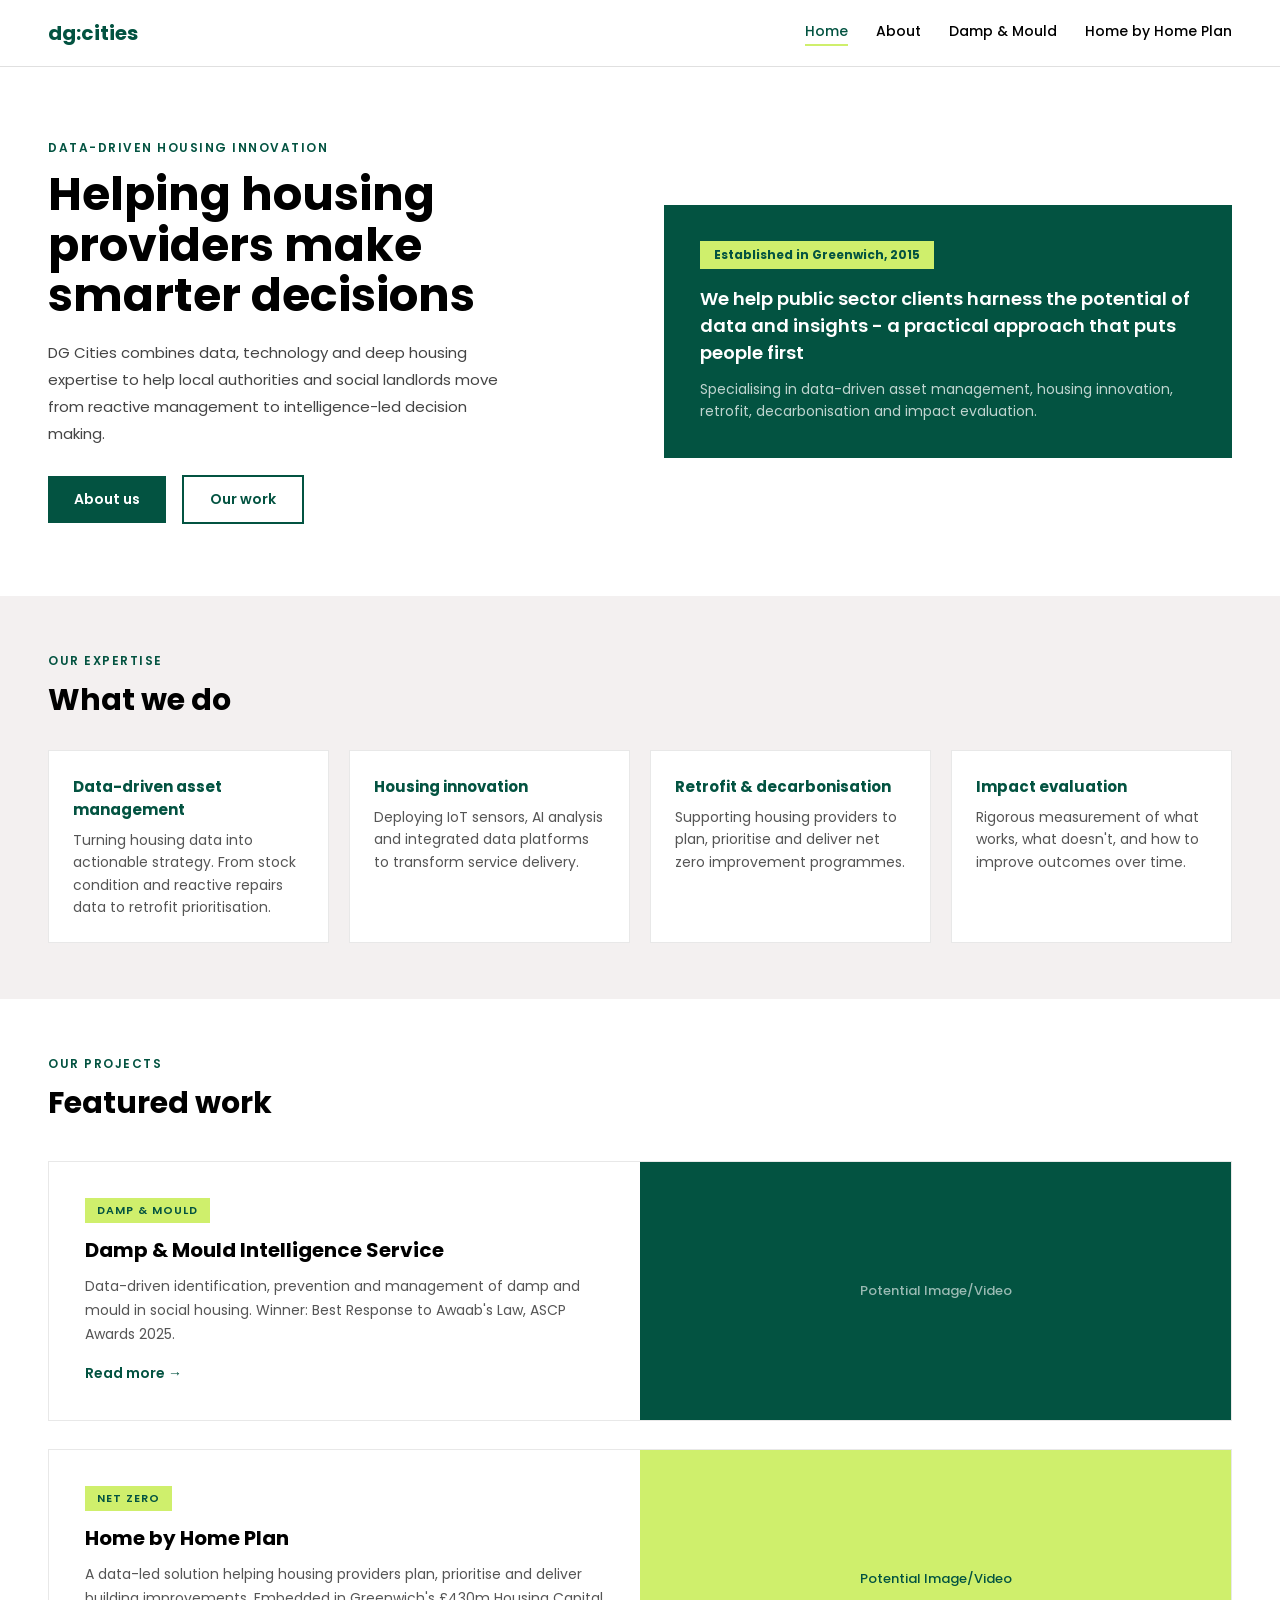
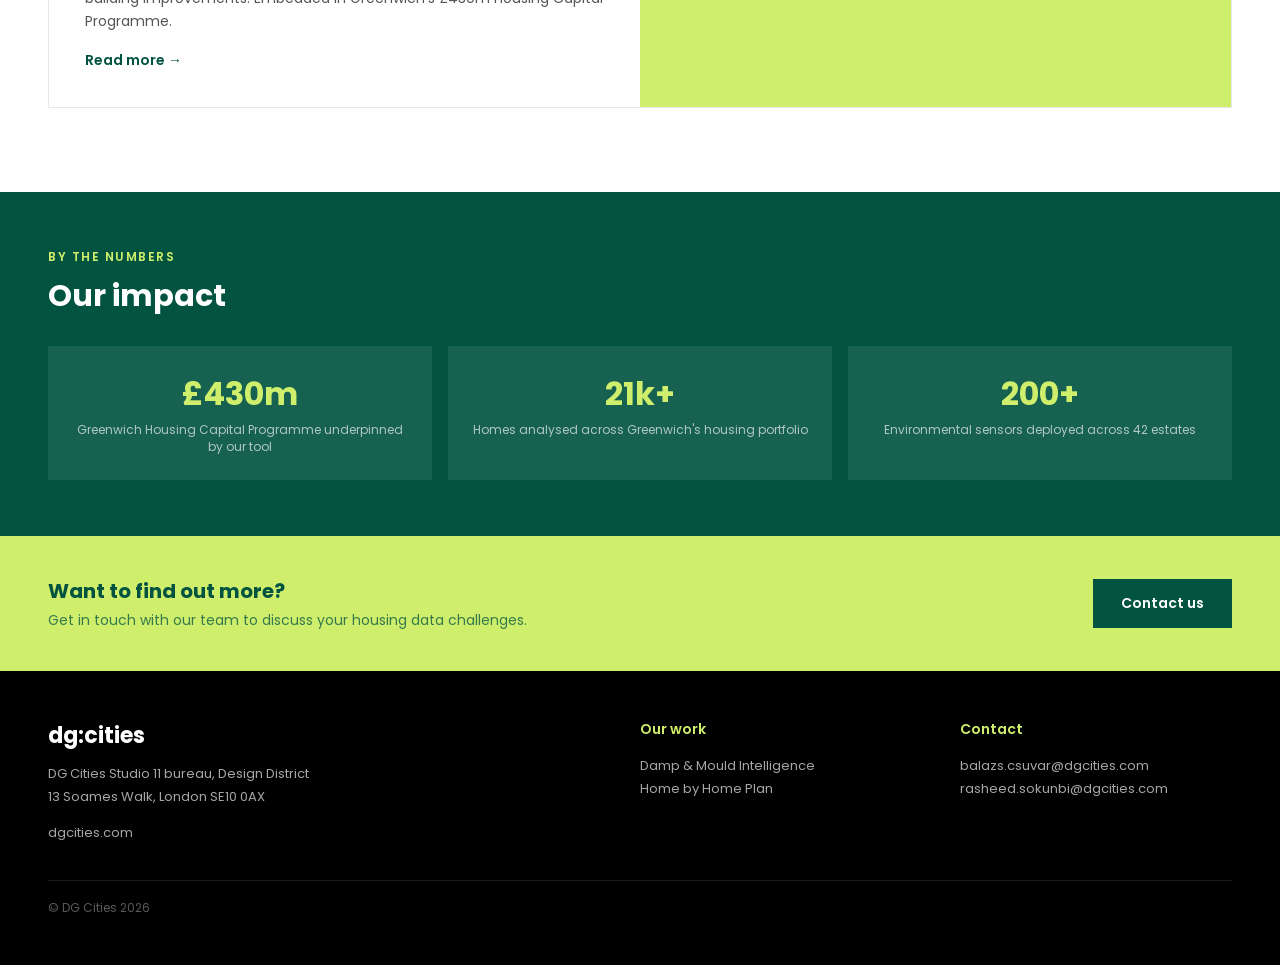
<file: index.html>
<!DOCTYPE html>
<html lang="en">
<head>
  <meta charset="UTF-8" />
  <meta name="viewport" content="width=device-width, initial-scale=1.0" />
  <title>DG Cities — Data-driven housing innovation</title>
  <link rel="stylesheet" href="style.css" />
</head>
<body>

<!-- ===================== NAVIGATION ===================== -->
<nav>
  <a class="nav-logo" href="index.html">dg:cities</a>
  <div class="nav-links">
    <a href="index.html" class="active">Home</a>
    <a href="about.html">About</a>
    <a href="damp-mould.html">Damp &amp; Mould</a>
    <a href="home-by-home.html">Home by Home Plan</a>
  </div>
</nav>

<!-- ===================== HERO ===================== -->
<div style="display:grid;grid-template-columns:1fr 1fr;align-items:center;padding:72px 48px;gap:48px;min-height:440px;">
  <div>
    <div class="section-label">Data-driven housing innovation</div>
    <!-- EDIT: Main headline -->
    <h1 style="font-size:46px;font-weight:700;line-height:1.1;margin-bottom:18px;">
      Helping housing providers make smarter decisions
    </h1>
    <!-- EDIT: Hero paragraph -->
    <p class="body-text" style="max-width:460px;margin-bottom:28px;">
      DG Cities combines data, technology and deep housing expertise to help local authorities
      and social landlords move from reactive management to intelligence-led decision making.
    </p>
    <a class="btn-primary" href="about.html">About us</a>
    <a class="btn-outline" href="damp-mould.html">Our work</a>
  </div>
  <div class="hero-panel">
    <div class="hero-panel-badge">Established in Greenwich, 2015</div>
    <!-- EDIT: Hero panel text -->
    <h3>We help public sector clients harness the potential of data and insights - a practical approach that puts people first</h3>
    <p>Specialising in data-driven asset management, housing innovation, retrofit, decarbonisation and impact evaluation.</p>
  </div>
</div>

<!-- ===================== WHAT WE DO ===================== -->
<div class="section section-alt">
  <div class="section-label">Our expertise</div>
  <h2>What we do</h2>
  <div class="cards-grid">
    <!-- EDIT: Each card title and description -->
    <div class="card">
      <h3>Data-driven asset management</h3>
      <p>Turning housing data into actionable strategy. From stock condition and reactive repairs data to retrofit prioritisation.</p>
    </div>
    <div class="card">
      <h3>Housing innovation</h3>
      <p>Deploying IoT sensors, AI analysis and integrated data platforms to transform service delivery.</p>
    </div>
    <div class="card">
      <h3>Retrofit &amp; decarbonisation</h3>
      <p>Supporting housing providers to plan, prioritise and deliver net zero improvement programmes.</p>
    </div>
    <div class="card">
      <h3>Impact evaluation</h3>
      <p>Rigorous measurement of what works, what doesn't, and how to improve outcomes over time.</p>
    </div>
  </div>
</div>

<!-- ===================== FEATURED WORK ===================== -->
<div class="section">
  <div class="section-label">Our projects</div>
  <h2>Featured work</h2>
  <div class="mt-lg">
    <!-- Project card 1 -->
    <a class="project-card" href="damp-mould.html">
      <div class="project-card-content">
        <div class="project-tag tag-green">Damp &amp; Mould</div>
        <!-- EDIT: Project title and description -->
        <h3>Damp &amp; Mould Intelligence Service</h3>
        <p>Data-driven identification, prevention and management of damp and mould in social housing.
           Winner: Best Response to Awaab's Law, ASCP Awards 2025.</p>
        <span class="link-arrow">Read more →</span>
      </div>
      <div class="project-card-visual bg-green">
        <span class="vis-label" style="color:rgba(255,255,255,0.6);">
          Potential Image/Video
        </span>
      </div>
    </a>
    <!-- Project card 2 -->
    <a class="project-card" href="home-by-home.html">
      <div class="project-card-content">
        <div class="project-tag tag-green">Net Zero</div>
        <!-- EDIT: Project title and description -->
        <h3>Home by Home Plan</h3>
        <p>A data-led solution helping housing providers plan, prioritise and deliver building improvements.
           Embedded in Greenwich's £430m Housing Capital Programme.</p>
        <span class="link-arrow">Read more →</span>
      </div>
      <div class="project-card-visual bg-lime">
        <span class="vis-label" style="color:#035341;">
          Potential Image/Video
        </span>
      </div>
    </a>
  </div>
</div>

<!-- ===================== IMPACT STATS ===================== -->
<div class="section section-dark">
  <div class="section-label section-label-light">By the numbers</div>
  <h2>Our impact</h2>
  <!-- EDIT: Stats — change numbers and labels as needed -->
  <div class="stat-row">
    <div class="stat-box stat-box-dark">
      <div class="number">£430m</div>
      <div class="label">Greenwich Housing Capital Programme underpinned by our tool</div>
    </div>
    <div class="stat-box stat-box-dark">
      <div class="number">21k+</div>
      <div class="label">Homes analysed across Greenwich's housing portfolio</div>
    </div>
    <div class="stat-box stat-box-dark">
      <div class="number">200+</div>
      <div class="label">Environmental sensors deployed across 42 estates</div>
    </div>
  </div>
</div>

<!-- ===================== CTA ===================== -->
<div class="cta-strip">
  <div>
    <!-- EDIT: CTA headline and subtext -->
    <h3>Want to find out more?</h3>
    <p>Get in touch with our team to discuss your housing data challenges.</p>
  </div>
  <a class="btn-cta" href="https://www.dgcities.com/" target="_blank">Contact us</a>
</div>

<!-- ===================== FOOTER ===================== -->
<footer>
  <div class="footer-inner">
    <div>
      <span class="footer-logo">dg:cities</span>
      <!-- EDIT: Address -->
      <p>DG Cities Studio 11 bureau, Design District<br>13 Soames Walk, London SE10 0AX</p>
      <p class="mt-sm">dgcities.com</p>
    </div>
    <div>
      <h4>Our work</h4>
      <a href="damp-mould.html">Damp &amp; Mould Intelligence</a>
      <a href="home-by-home.html">Home by Home Plan</a>
    </div>
    <div>
      <h4>Contact</h4>
      <!-- EDIT: Email addresses -->
      <a href="mailto:balazs.csuvar@dgcities.com">balazs.csuvar@dgcities.com</a>
      <a href="mailto:rasheed.sokunbi@dgcities.com">rasheed.sokunbi@dgcities.com</a>
    </div>
  </div>
  <div class="footer-bottom">© DG Cities 2026</div>
</footer>

</body>
</html>
</file>
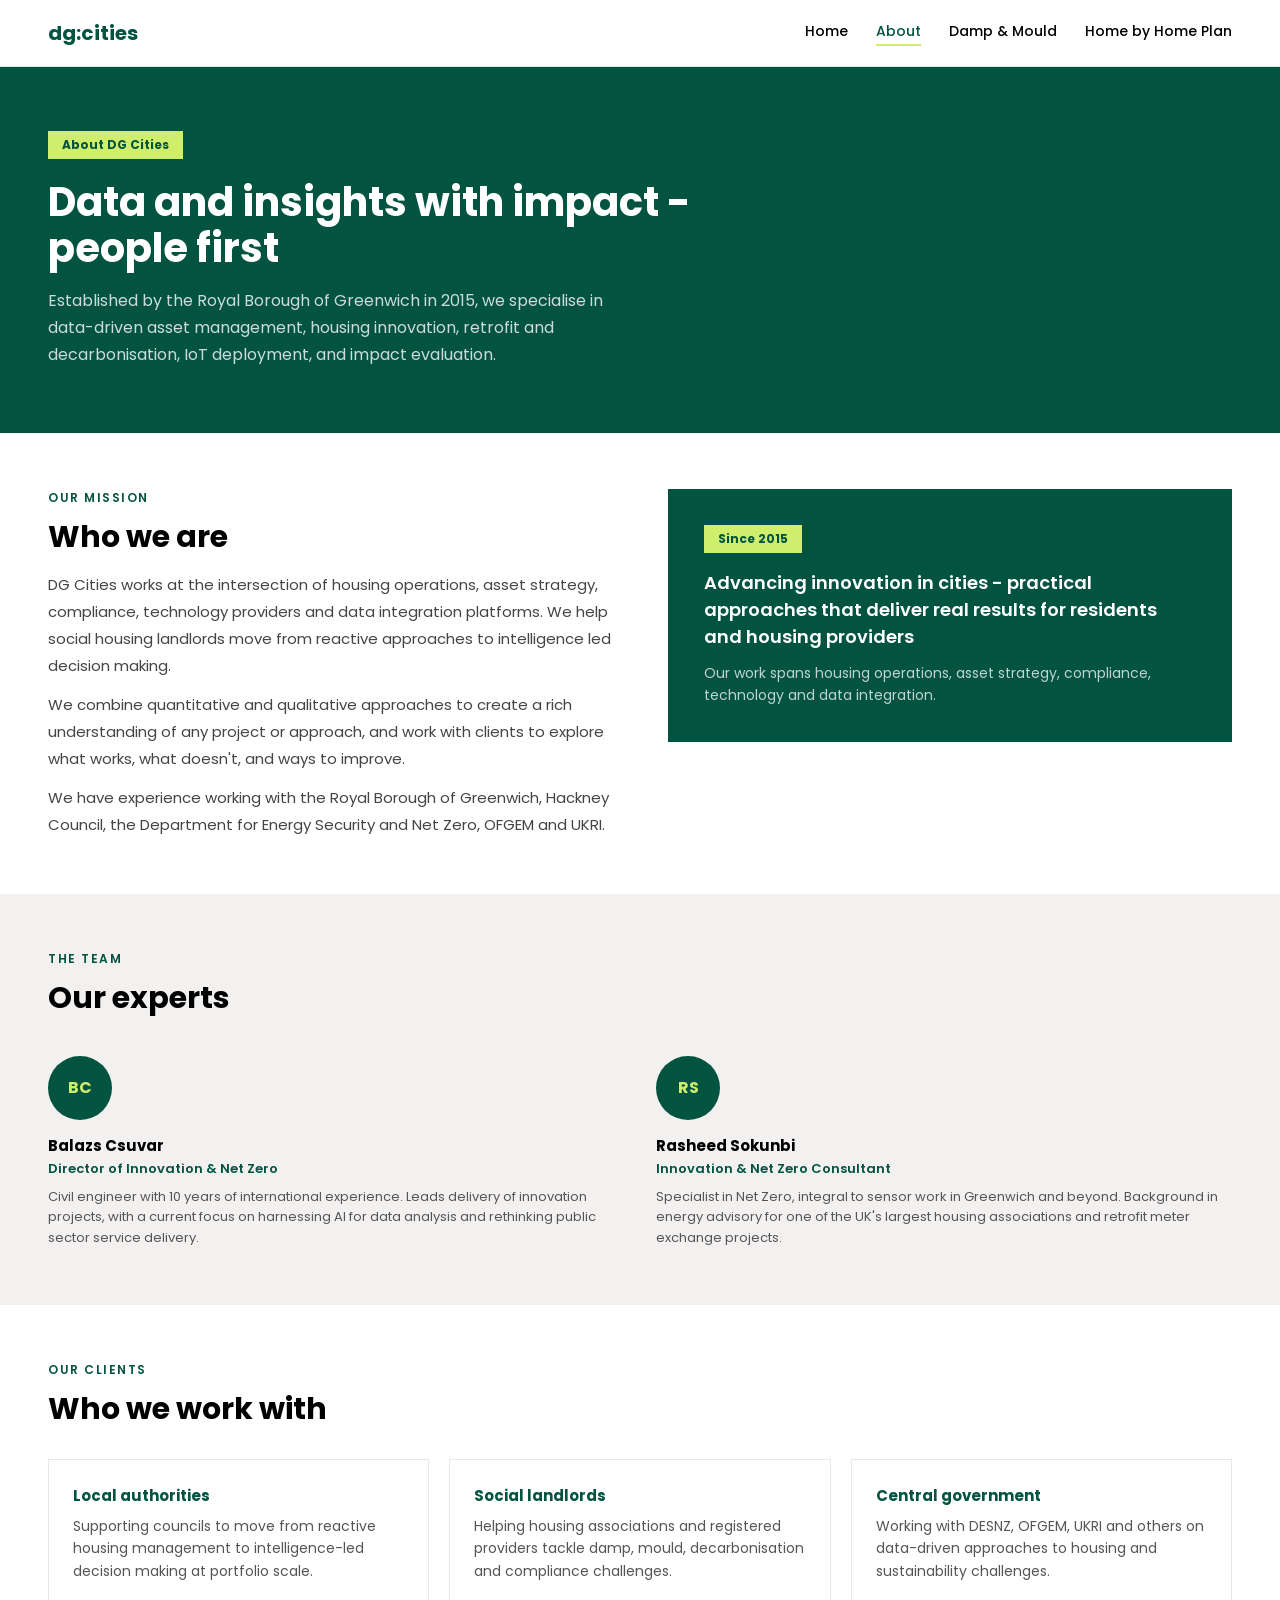
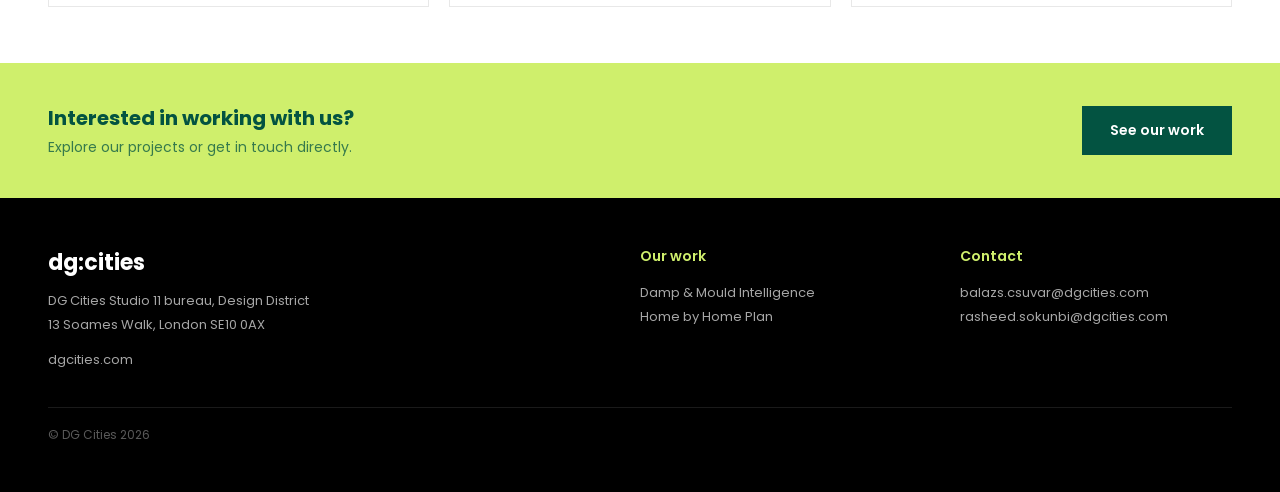
<file: about.html>
<!DOCTYPE html>
<html lang="en">
<head>
  <meta charset="UTF-8" />
  <meta name="viewport" content="width=device-width, initial-scale=1.0" />
  <title>About — DG Cities</title>
  <link rel="stylesheet" href="style.css" />
</head>
<body>

<!-- ===================== NAVIGATION ===================== -->
<nav>
  <a class="nav-logo" href="index.html">dg:cities</a>
  <div class="nav-links">
    <a href="index.html">Home</a>
    <a href="about.html" class="active">About</a>
    <a href="damp-mould.html">Damp &amp; Mould</a>
    <a href="home-by-home.html">Home by Home Plan</a>
  </div>
</nav>

<!-- ===================== HERO ===================== -->
<div class="page-hero">
  <div class="badge">About DG Cities</div>
  <!-- EDIT: Page headline and intro -->
  <h1>Data and insights with impact - people first</h1>
  <p>Established by the Royal Borough of Greenwich in 2015, we specialise in data-driven asset
     management, housing innovation, retrofit and decarbonisation, IoT deployment, and impact evaluation.</p>
</div>

<!-- ===================== WHO WE ARE ===================== -->
<div class="section">
  <div class="two-col">
    <div>
      <div class="section-label">Our mission</div>
      <h2>Who we are</h2>
      <!-- EDIT: Company description paragraphs -->
      <p class="body-text mt-sm">
        DG Cities works at the intersection of housing operations, asset strategy, compliance,
        technology providers and data integration platforms. We help social housing landlords move from reactive
        approaches to intelligence led decision making.
      </p>
      <p class="body-text mt-sm">
        We combine quantitative and qualitative approaches to create a rich understanding of any
        project or approach, and work with clients to explore what works, what doesn't, and ways
        to improve.
      </p>
      <p class="body-text mt-sm">
        We have experience working with the Royal Borough of Greenwich, Hackney Council, the
        Department for Energy Security and Net Zero, OFGEM and UKRI.
      </p>
    </div>
    <div class="hero-panel">
      <div class="hero-panel-badge">Since 2015</div>
      <h3>Advancing innovation in cities - practical approaches that deliver real results for residents and housing providers</h3>
      <p>Our work spans housing operations, asset strategy, compliance, technology and data integration.</p>
    </div>
  </div>
</div>

<!-- ===================== TEAM ===================== -->
<div class="section section-alt">
  <div class="section-label">The team</div>
  <h2>Our experts</h2>
  <div class="team-grid" style="grid-template-columns: repeat(2, 1fr)">

    <!-- EDIT: Team member 1 — change initials, name, role and bio -->
    <div class="team-card">
      <div class="team-avatar">BC</div>
      <h4>Balazs Csuvar</h4>
      <div class="role">Director of Innovation &amp; Net Zero</div>
      <p>Civil engineer with 10 years of international experience. Leads delivery of innovation projects,
         with a current focus on harnessing AI for data analysis and rethinking public sector service delivery.</p>
    </div>

    <!-- EDIT: Team member 2 -->
    <div class="team-card">
      <div class="team-avatar">RS</div>
      <h4>Rasheed Sokunbi</h4>
      <div class="role">Innovation &amp; Net Zero Consultant</div>
      <p>Specialist in Net Zero, integral to sensor work in Greenwich and beyond. Background in energy
         advisory for one of the UK's largest housing associations and retrofit meter exchange projects.</p>
    </div>

  </div>
</div>

<!-- ===================== CLIENTS ===================== -->
<div class="section">
  <div class="section-label">Our clients</div>
  <h2>Who we work with</h2>
  <div class="cards-grid">
    <div class="card">
      <h3>Local authorities</h3>
      <p>Supporting councils to move from reactive housing management to intelligence-led decision making at portfolio scale.</p>
    </div>
    <div class="card">
      <h3>Social landlords</h3>
      <p>Helping housing associations and registered providers tackle damp, mould, decarbonisation and compliance challenges.</p>
    </div>
    <div class="card">
      <h3>Central government</h3>
      <p>Working with DESNZ, OFGEM, UKRI and others on data-driven approaches to housing and sustainability challenges.</p>
    </div>
  </div>
</div>

<!-- ===================== CTA ===================== -->
<div class="cta-strip">
  <div>
    <h3>Interested in working with us?</h3>
    <p>Explore our projects or get in touch directly.</p>
  </div>
  <a class="btn-cta" href="damp-mould.html">See our work</a>
</div>

<!-- ===================== FOOTER ===================== -->
<footer>
  <div class="footer-inner">
    <div>
      <span class="footer-logo">dg:cities</span>
      <p>DG Cities Studio 11 bureau, Design District<br>13 Soames Walk, London SE10 0AX</p>
      <p class="mt-sm">dgcities.com</p>
    </div>
    <div>
      <h4>Our work</h4>
      <a href="damp-mould.html">Damp &amp; Mould Intelligence</a>
      <a href="home-by-home.html">Home by Home Plan</a>
    </div>
    <div>
      <h4>Contact</h4>
      <a href="mailto:balazs.csuvar@dgcities.com">balazs.csuvar@dgcities.com</a>
      <a href="mailto:rasheed.sokunbi@dgcities.com">rasheed.sokunbi@dgcities.com</a>
    </div>
  </div>
  <div class="footer-bottom">© DG Cities 2026</div>
</footer>

</body>
</html>
</file>
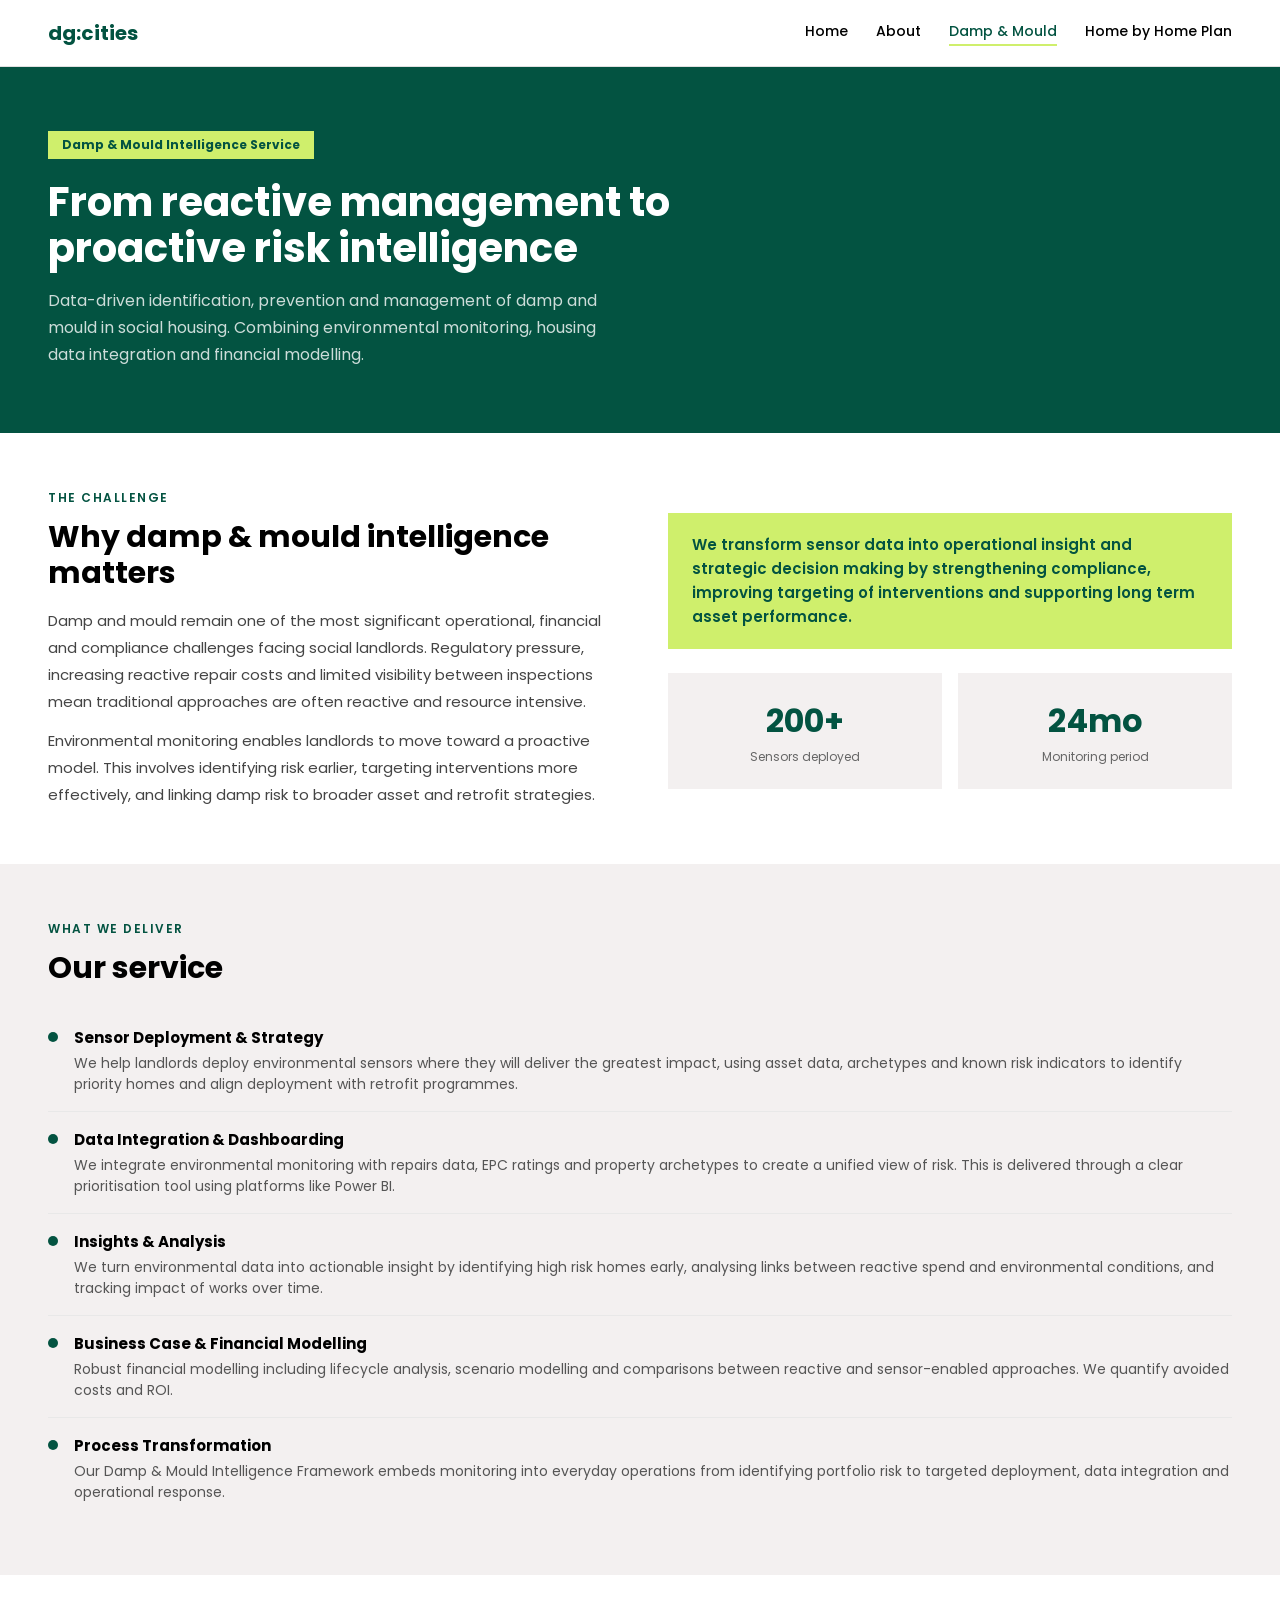
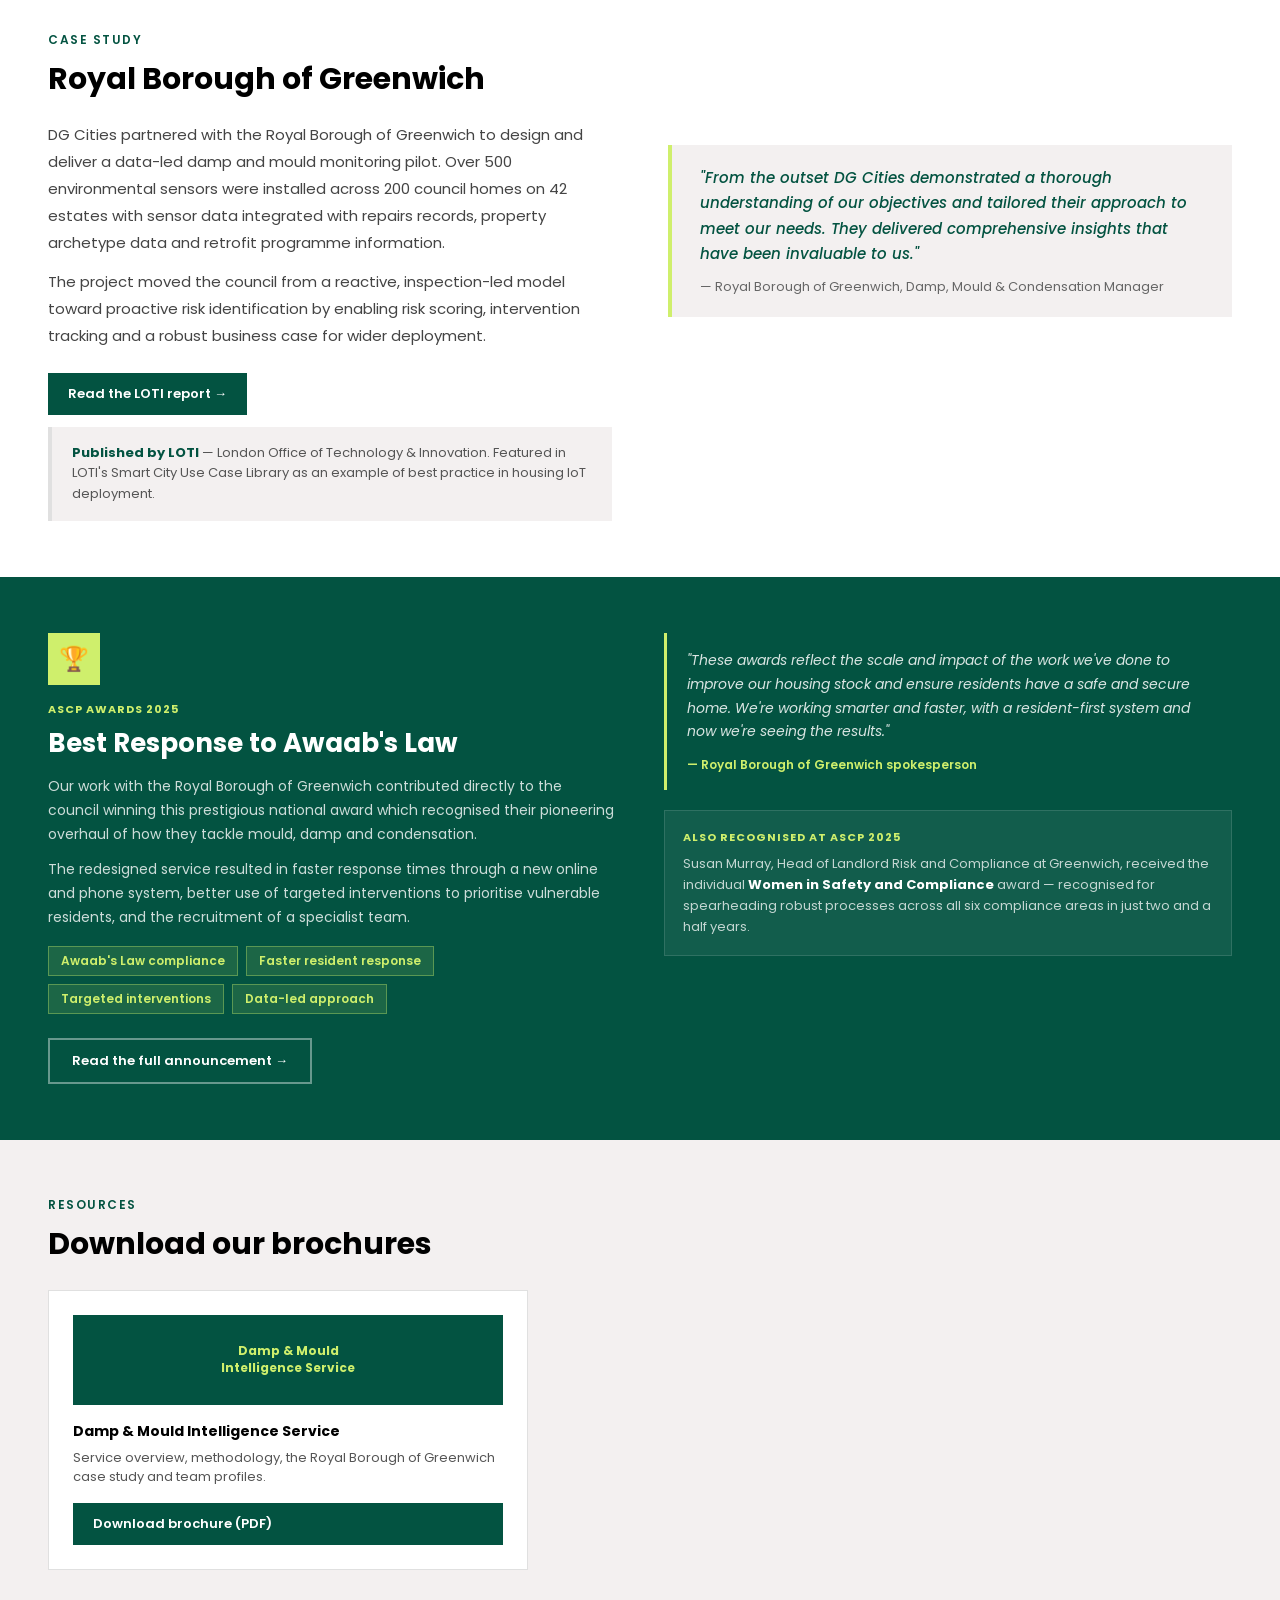
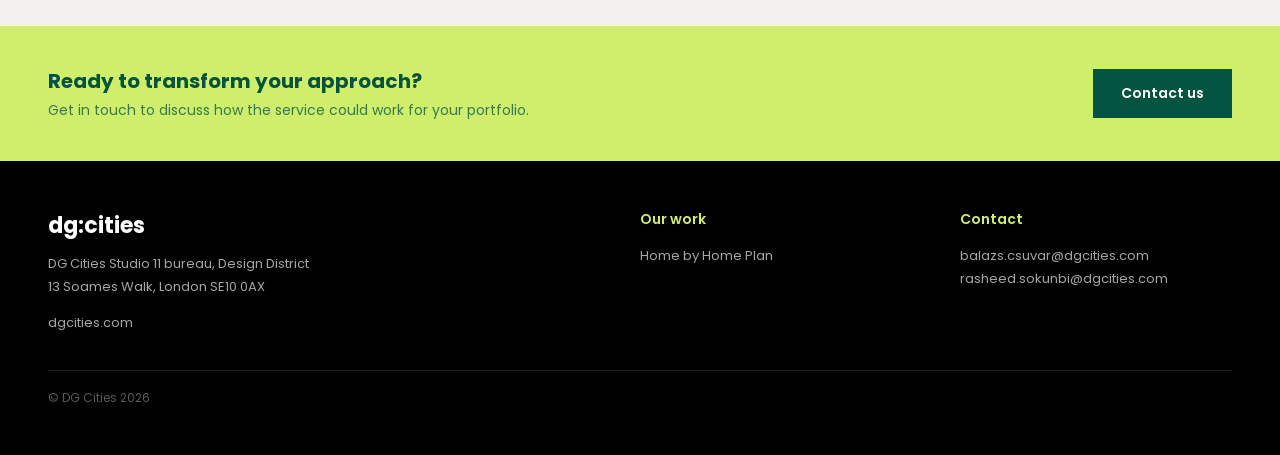
<file: damp-mould.html>
<!DOCTYPE html>
<html lang="en">
<head>
  <meta charset="UTF-8" />
  <meta name="viewport" content="width=device-width, initial-scale=1.0" />
  <title>Damp &amp; Mould Intelligence Service — DG Cities</title>
  <link rel="stylesheet" href="style.css" />
</head>
<body>

<!-- ===================== NAVIGATION ===================== -->
<nav>
  <a class="nav-logo" href="index.html">dg:cities</a>
  <div class="nav-links">
    <a href="index.html">Home</a>
    <a href="about.html">About</a>
    <a href="damp-mould.html" class="active">Damp &amp; Mould</a>
    <a href="home-by-home.html">Home by Home Plan</a>
  </div>
</nav>

<!-- ===================== HERO ===================== -->
<div class="page-hero">
  <div class="badge">Damp &amp; Mould Intelligence Service</div>
  <!-- EDIT: Page headline and intro -->
  <h1>From reactive management to proactive risk intelligence</h1>
  <p>Data-driven identification, prevention and management of damp and mould in social housing.
     Combining environmental monitoring, housing data integration and financial modelling.</p>
</div>

<!-- ===================== WHY IT MATTERS ===================== -->
<div class="section">
  <div class="two-col">
    <div>
      <div class="section-label">The challenge</div>
      <h2>Why damp &amp; mould intelligence matters</h2>
      <!-- EDIT: Challenge description -->
      <p class="body-text mt-sm">
        Damp and mould remain one of the most significant operational, financial and compliance
        challenges facing social landlords. Regulatory pressure, increasing reactive repair costs
        and limited visibility between inspections mean traditional approaches are often reactive
        and resource intensive.
      </p>
      <p class="body-text mt-sm">
        Environmental monitoring enables landlords to move toward a proactive model. This involves identifying
        risk earlier, targeting interventions more effectively, and linking damp risk to broader
        asset and retrofit strategies.
      </p>
    </div>
    <div>
      <div class="inline-highlight">
        <!-- EDIT: Highlight quote -->
        <p>We transform sensor data into operational insight and strategic decision making by
           strengthening compliance, improving targeting of interventions and supporting long term
           asset performance.</p>
      </div>
      <!-- EDIT: Key stats -->
      <div style="display:grid;grid-template-columns:1fr 1fr;gap:16px;">
        <div class="stat-box"><div class="number">200+</div><div class="label">Sensors deployed</div></div>
        <div class="stat-box"><div class="number">24mo</div><div class="label">Monitoring period</div></div>
      </div>
    </div>
  </div>
</div>

<!-- ===================== WHAT WE DELIVER ===================== -->
<div class="section section-alt">
  <div class="section-label">What we deliver</div>
  <h2>Our service</h2>
  <div class="deliverable-list">

    <!-- EDIT: Each deliverable title and description -->
    <div class="deliverable-item">
      <div class="deliverable-dot"></div>
      <div>
        <h4>Sensor Deployment &amp; Strategy</h4>
        <p>We help landlords deploy environmental sensors where they will deliver the greatest impact,
           using asset data, archetypes and known risk indicators to identify priority homes and align
           deployment with retrofit programmes.</p>
      </div>
    </div>

    <div class="deliverable-item">
      <div class="deliverable-dot"></div>
      <div>
        <h4>Data Integration &amp; Dashboarding</h4>
        <p>We integrate environmental monitoring with repairs data, EPC ratings and property archetypes
           to create a unified view of risk. This is delivered through a clear prioritisation tool using
           platforms like Power BI.</p>
      </div>
    </div>

    <div class="deliverable-item">
      <div class="deliverable-dot"></div>
      <div>
        <h4>Insights &amp; Analysis</h4>
        <p>We turn environmental data into actionable insight by identifying high risk homes early,
           analysing links between reactive spend and environmental conditions, and tracking impact
           of works over time.</p>
      </div>
    </div>

    <div class="deliverable-item">
      <div class="deliverable-dot"></div>
      <div>
        <h4>Business Case &amp; Financial Modelling</h4>
        <p>Robust financial modelling including lifecycle analysis, scenario modelling and comparisons
           between reactive and sensor-enabled approaches. We quantify avoided costs and ROI.</p>
      </div>
    </div>

    <div class="deliverable-item">
      <div class="deliverable-dot"></div>
      <div>
        <h4>Process Transformation</h4>
        <p>Our Damp &amp; Mould Intelligence Framework embeds monitoring into everyday operations
           from identifying portfolio risk to targeted deployment, data integration and operational
           response.</p>
      </div>
    </div>

  </div>
</div>

<!-- ===================== CASE STUDY ===================== -->
<div class="section">
  <div class="section-label">Case study</div>
  <h2>Royal Borough of Greenwich</h2>
  <div class="two-col mt-md">
    <div>
      <!-- EDIT: Case study description -->
      <p class="body-text">
        DG Cities partnered with the Royal Borough of Greenwich to design and deliver a data-led
        damp and mould monitoring pilot. Over 500 environmental sensors were installed across 200 council
        homes on 42 estates with sensor data integrated with repairs records, property archetype
        data and retrofit programme information.
      </p>
      <p class="body-text mt-sm">
        The project moved the council from a reactive, inspection-led model toward proactive risk
        identification by enabling risk scoring, intervention tracking and a robust business case
        for wider deployment.
      </p>
      <!-- EDIT: LOTI link — update href if the URL changes -->
      <div class="mt-md">
        <a class="btn-sm"
           href="https://loti.london/toolkit/smart-city-use-case-library/housing/damp-mould-iot-greenwich/"
           target="_blank">
          Read the LOTI report →
        </a>
      </div>
      <div class="loti-note mt-sm">
        <p><strong style="color:var(--dg-green);">Published by LOTI</strong> — London Office of
           Technology &amp; Innovation. Featured in LOTI's Smart City Use Case Library as an example
           of best practice in housing IoT deployment.</p>
      </div>
    </div>
    <div>
      <!-- EDIT: Client quote -->
      <div class="quote-block">
        <p>"From the outset DG Cities demonstrated a thorough understanding of our objectives and
           tailored their approach to meet our needs. They delivered comprehensive insights that have
           been invaluable to us."</p>
        <cite>— Royal Borough of Greenwich, Damp, Mould &amp; Condensation Manager</cite>
      </div>
    </div>
  </div>
</div>

<!-- ===================== AWARD ===================== -->
<div class="dark-panel">
  <div class="dark-panel-inner">
    <div>
      <div class="award-icon">🏆</div>
      <div style="color:var(--dg-lime);font-size:11px;font-weight:700;letter-spacing:1px;text-transform:uppercase;margin-bottom:6px;">
        ASCP Awards 2025
      </div>
      <!-- EDIT: Award title and description -->
      <h2>Best Response to Awaab's Law</h2>
      <p>Our work with the Royal Borough of Greenwich contributed directly to the council winning
         this prestigious national award which recognised their pioneering overhaul of how they tackle
         mould, damp and condensation.</p>
      <p>The redesigned service resulted in faster response times through a new online and phone
         system, better use of targeted interventions to prioritise vulnerable residents, and the
         recruitment of a specialist team.</p>
      <!-- EDIT: Award pills — add or remove as needed -->
      <div class="pill-row">
        <span class="pill">Awaab's Law compliance</span>
        <span class="pill">Faster resident response</span>
        <span class="pill">Targeted interventions</span>
        <span class="pill">Data-led approach</span>
      </div>
      <!-- EDIT: Award announcement link -->
      <div class="mt-md">
        <a class="btn-outline-white"
           href="https://www.royalgreenwich.gov.uk/news/2025/weve-won-two-national-awards-safety-and-compliance-social-housing"
           target="_blank">
          Read the full announcement →
        </a>
      </div>
    </div>
    <div>
      <!-- EDIT: Award quote -->
      <div class="dark-quote">
        <p>"These awards reflect the scale and impact of the work we've done to improve our housing
           stock and ensure residents have a safe and secure home. We're working smarter and faster,
           with a resident-first system and now we're seeing the results."</p>
        <cite>— Royal Borough of Greenwich spokesperson</cite>
      </div>
      <div style="margin-top:20px;padding:18px;background:rgba(255,255,255,0.06);border:1px solid rgba(255,255,255,0.12);">
        <div style="color:var(--dg-lime);font-size:11px;font-weight:700;margin-bottom:8px;text-transform:uppercase;letter-spacing:1px;">
          Also recognised at ASCP 2025
        </div>
        <!-- EDIT: Secondary award description -->
        <p style="font-size:13px;color:rgba(255,255,255,0.75);line-height:1.6;margin-bottom:0;">
          Susan Murray, Head of Landlord Risk and Compliance at Greenwich, received the individual
          <strong style="color:white;">Women in Safety and Compliance</strong> award — recognised
          for spearheading robust processes across all six compliance areas in just two and a half years.
        </p>
      </div>
    </div>
  </div>
</div>

<!-- ===================== BROCHURE DOWNLOADS ===================== -->
<div class="section section-alt">
  <div class="section-label">Resources</div>
  <h2>Download our brochures</h2>
  <div style="margin-top:28px;">

    <!-- EDIT: Brochure 1 — update href to your actual PDF filename once uploaded -->
    <div class="brochure-card" style="max-width:480px;">
      <div class="brochure-thumb bg-green">
        <span style="color:var(--dg-lime);font-size:12px;font-weight:700;text-align:center;padding:0 12px;line-height:1.4;">
          Damp &amp; Mould<br>Intelligence Service
        </span>
      </div>
      <h4>Damp &amp; Mould Intelligence Service</h4>
      <p>Service overview, methodology, the Royal Borough of Greenwich case study and team profiles.</p>
      <a class="btn-sm" href="DG_Cities_Damp_and_Mould_Intelligence_Service.pdf" target="_blank">
        Download brochure (PDF)
      </a>
    </div>

  </div>
</div>

<!-- ===================== CTA ===================== -->
<div class="cta-strip">
  <div>
    <h3>Ready to transform your approach?</h3>
    <p>Get in touch to discuss how the service could work for your portfolio.</p>
  </div>
  <a class="btn-cta" href="mailto:balazs.csuvar@dgcities.com">Contact us</a>
</div>

<!-- ===================== FOOTER ===================== -->
<footer>
  <div class="footer-inner">
    <div>
      <span class="footer-logo">dg:cities</span>
      <p>DG Cities Studio 11 bureau, Design District<br>13 Soames Walk, London SE10 0AX</p>
      <p class="mt-sm">dgcities.com</p>
    </div>
    <div>
      <h4>Our work</h4>
      <a href="home-by-home.html">Home by Home Plan</a>
    </div>
    <div>
      <h4>Contact</h4>
      <a href="mailto:balazs.csuvar@dgcities.com">balazs.csuvar@dgcities.com</a>
      <a href="mailto:rasheed.sokunbi@dgcities.com">rasheed.sokunbi@dgcities.com</a>
    </div>
  </div>
  <div class="footer-bottom">© DG Cities 2026</div>
</footer>

</body>
</html>
</file>
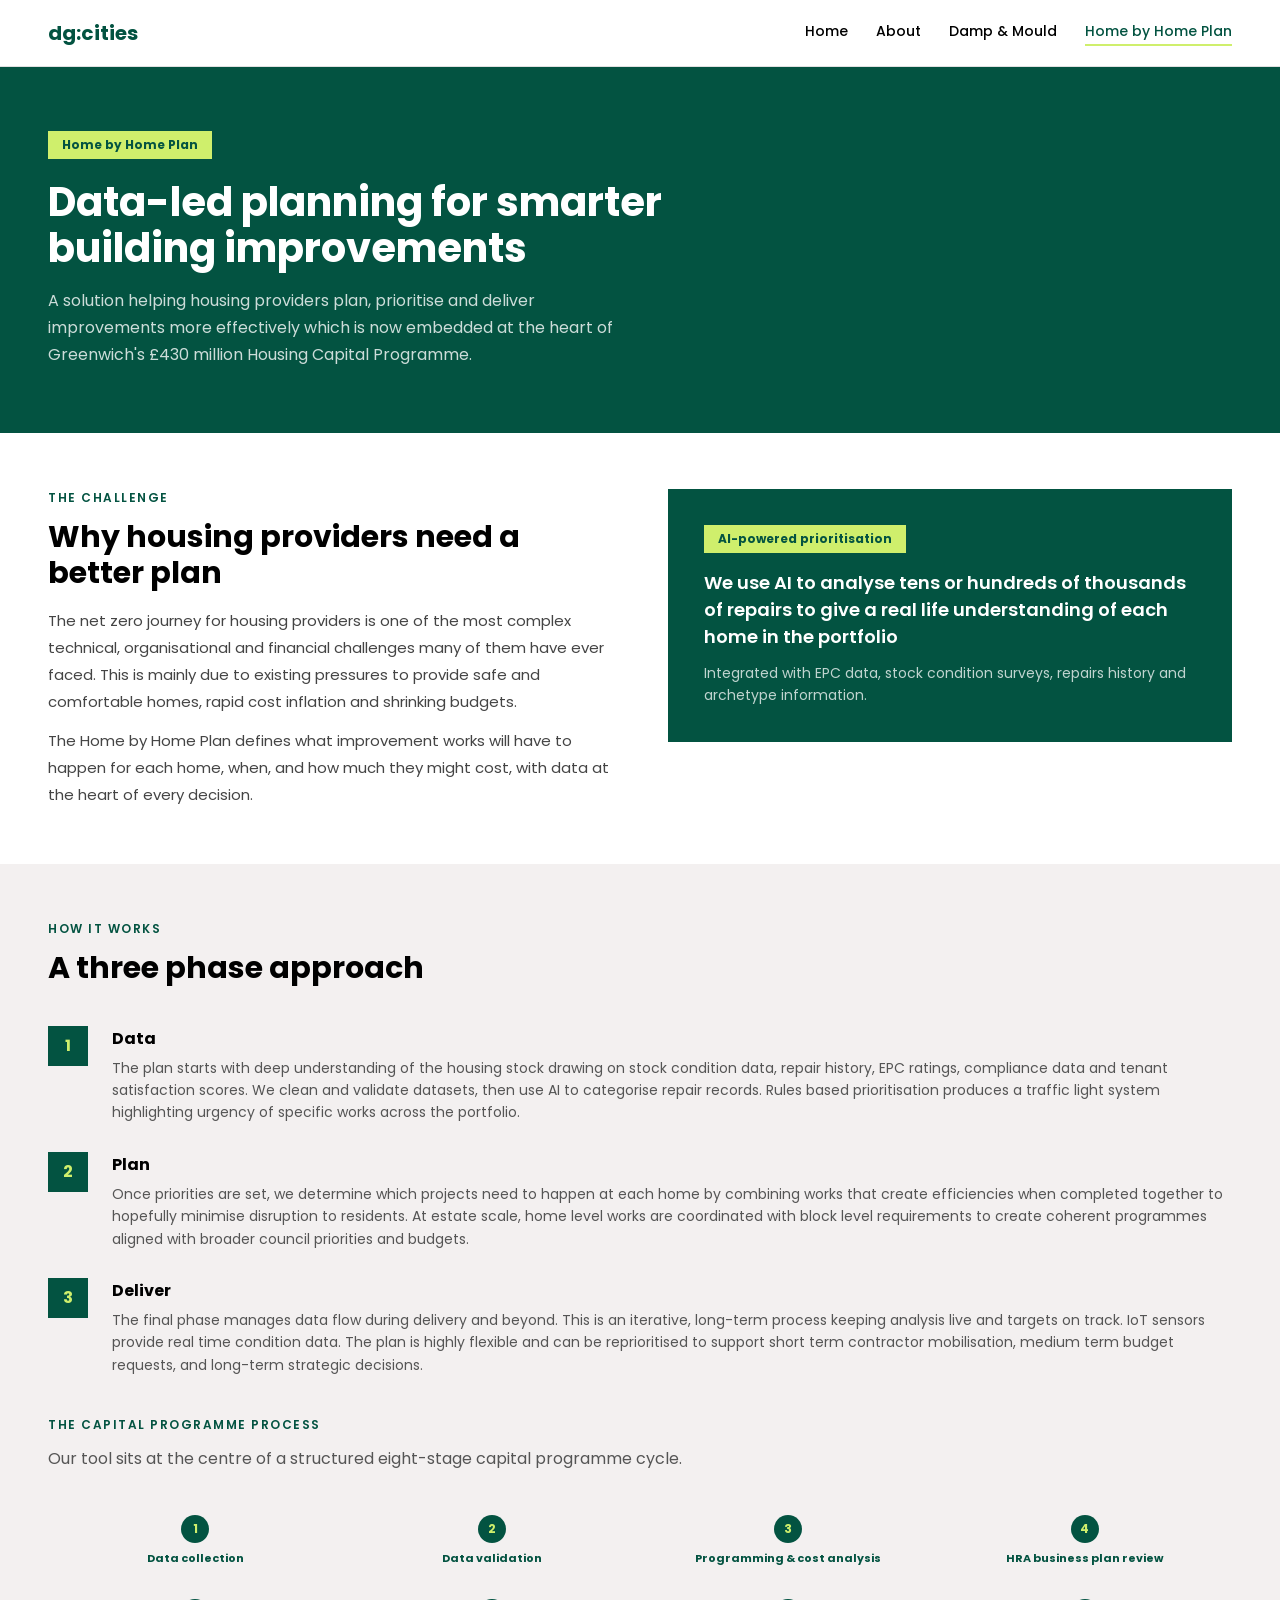
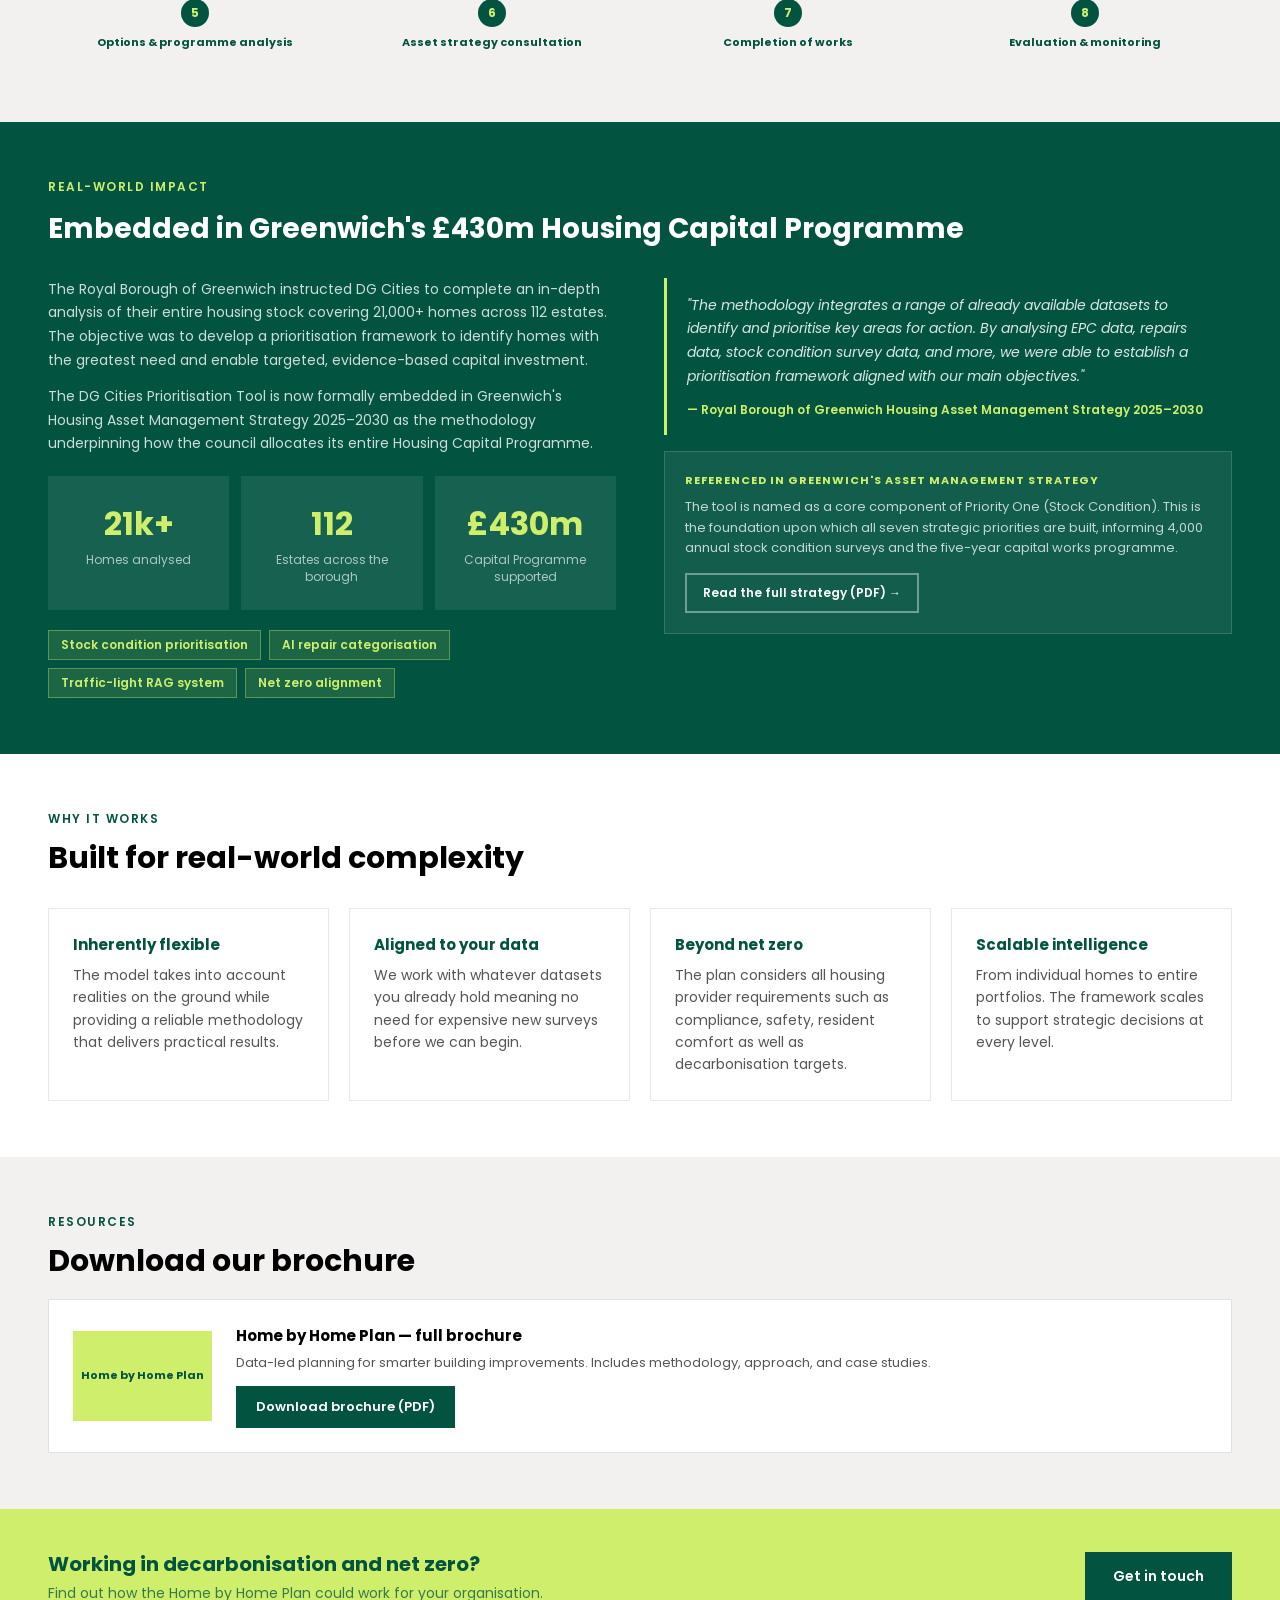
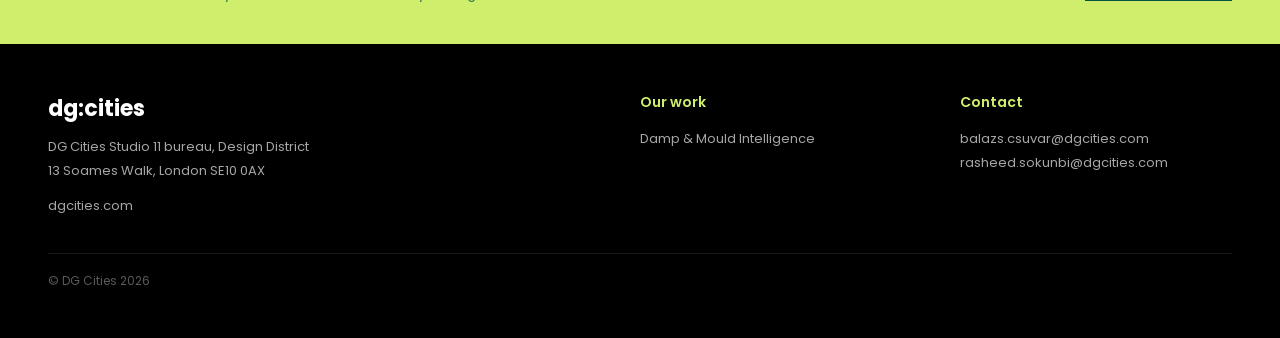
<file: home-by-home.html>
<!DOCTYPE html>
<html lang="en">
<head>
  <meta charset="UTF-8" />
  <meta name="viewport" content="width=device-width, initial-scale=1.0" />
  <title>Home by Home Plan — DG Cities</title>
  <link rel="stylesheet" href="style.css" />
</head>
<body>

<!-- ===================== NAVIGATION ===================== -->
<nav>
  <a class="nav-logo" href="index.html">dg:cities</a>
  <div class="nav-links">
    <a href="index.html">Home</a>
    <a href="about.html">About</a>
    <a href="damp-mould.html">Damp &amp; Mould</a>
    <a href="home-by-home.html" class="active">Home by Home Plan</a>
  </div>
</nav>

<!-- ===================== HERO ===================== -->
<div class="page-hero">
  <div class="badge">Home by Home Plan</div>
  <!-- EDIT: Page headline and intro -->
  <h1>Data-led planning for smarter building improvements</h1>
  <p>A solution helping housing providers plan, prioritise and deliver improvements more effectively which is
     now embedded at the heart of Greenwich's £430 million Housing Capital Programme.</p>
</div>

<!-- ===================== THE CHALLENGE ===================== -->
<div class="section">
  <div class="two-col">
    <div>
      <div class="section-label">The challenge</div>
      <h2>Why housing providers need a better plan</h2>
      <!-- EDIT: Challenge paragraphs -->
      <p class="body-text mt-sm">
        The net zero journey for housing providers is one of the most complex technical, organisational
        and financial challenges many of them have ever faced. This is mainly due to existing pressures
        to provide safe and comfortable homes, rapid cost inflation and shrinking budgets.
      </p>
      <p class="body-text mt-sm">
        The Home by Home Plan defines what improvement works will have to happen for each home, when,
        and how much they might cost, with data at the heart of every decision.
      </p>
    </div>
    <div class="hero-panel">
      <div class="hero-panel-badge">AI-powered prioritisation</div>
      <!-- EDIT: Panel text -->
      <h3>We use AI to analyse tens or hundreds of thousands of repairs to give a real life understanding of each home in the portfolio</h3>
      <p>Integrated with EPC data, stock condition surveys, repairs history and archetype information.</p>
    </div>
  </div>
</div>

<!-- ===================== HOW IT WORKS ===================== -->
<div class="section section-alt">
  <div class="section-label">How it works</div>
  <h2>A three phase approach</h2>
  <div class="process-steps">

    <!-- EDIT: Each phase title and description -->
    <div class="step">
      <div class="step-num">1</div>
      <div class="step-content">
        <h4>Data</h4>
        <p>The plan starts with deep understanding of the housing stock drawing on stock condition data,
           repair history, EPC ratings, compliance data and tenant satisfaction scores. We clean and validate
           datasets, then use AI to categorise repair records. Rules based prioritisation produces a
           traffic light system highlighting urgency of specific works across the portfolio.</p>
      </div>
    </div>

    <div class="step">
      <div class="step-num">2</div>
      <div class="step-content">
        <h4>Plan</h4>
        <p>Once priorities are set, we determine which projects need to happen at each home by combining
           works that create efficiencies when completed together to hopefully minimise disruption to residents.
           At estate scale, home level works are coordinated with block level requirements to create
           coherent programmes aligned with broader council priorities and budgets.</p>
      </div>
    </div>

    <div class="step">
      <div class="step-num">3</div>
      <div class="step-content">
        <h4>Deliver</h4>
        <p>The final phase manages data flow during delivery and beyond. This is an iterative, long-term process
           keeping analysis live and targets on track. IoT sensors provide real time condition data.
           The plan is highly flexible and can be reprioritised to support short term contractor
           mobilisation, medium term budget requests, and long-term strategic decisions.</p>
      </div>
    </div>

  </div>

  <!-- Capital programme process flow -->
  <div class="mt-lg">
    <div class="section-label">The capital programme process</div>
    <p style="font-size:16px;color:#555;margin-bottom:16px;">
      Our tool sits at the centre of a structured eight-stage capital programme cycle.
    </p>
    <!-- EDIT: Flow step labels -->
    <div class="process-flow">
      <div class="flow-step"><div class="flow-num">1</div><h5>Data collection</h5></div>
      <div class="flow-step"><div class="flow-num">2</div><h5>Data validation</h5></div>
      <div class="flow-step"><div class="flow-num">3</div><h5>Programming &amp; cost analysis</h5></div>
      <div class="flow-step"><div class="flow-num">4</div><h5>HRA business plan review</h5></div>
      <div class="flow-step"><div class="flow-num">5</div><h5>Options &amp; programme analysis</h5></div>
      <div class="flow-step"><div class="flow-num">6</div><h5>Asset strategy consultation</h5></div>
      <div class="flow-step"><div class="flow-num">7</div><h5>Completion of works</h5></div>
      <div class="flow-step"><div class="flow-num">8</div><h5>Evaluation &amp; monitoring</h5></div>
    </div>
  </div>
</div>

<!-- ===================== REAL-WORLD IMPACT ===================== -->
<div class="dark-panel">
  <div class="section-label section-label-light">Real-world impact</div>
  <h2 style="color:white;font-size:28px;font-weight:700;margin:12px 0 28px;">
    Embedded in Greenwich's £430m Housing Capital Programme
  </h2>
  <div class="dark-panel-inner">
    <div>
      <!-- EDIT: Impact description -->
      <p>The Royal Borough of Greenwich instructed DG Cities to complete an in-depth analysis of their
         entire housing stock covering 21,000+ homes across 112 estates. The objective was to develop
         a prioritisation framework to identify homes with the greatest need and enable targeted,
         evidence-based capital investment.</p>
      <p>The DG Cities Prioritisation Tool is now formally embedded in Greenwich's Housing Asset
         Management Strategy 2025–2030 as the methodology underpinning how the council allocates
         its entire Housing Capital Programme.</p>
      <!-- EDIT: Impact stats -->
      <div style="display:grid;grid-template-columns:repeat(3,1fr);gap:12px;margin-top:20px;">
        <div class="stat-box stat-box-dark"><div class="number">21k+</div><div class="label">Homes analysed</div></div>
        <div class="stat-box stat-box-dark"><div class="number">112</div><div class="label">Estates across the borough</div></div>
        <div class="stat-box stat-box-dark"><div class="number">£430m</div><div class="label">Capital Programme supported</div></div>
      </div>
      <!-- EDIT: Outcome pills -->
      <div class="pill-row" style="margin-top:20px;">
        <span class="pill">Stock condition prioritisation</span>
        <span class="pill">AI repair categorisation</span>
        <span class="pill">Traffic-light RAG system</span>
        <span class="pill">Net zero alignment</span>
      </div>
    </div>
    <div>
      <!-- EDIT: Strategy quote -->
      <div class="dark-quote">
        <p>"The methodology integrates a range of already available datasets to identify and prioritise
           key areas for action. By analysing EPC data, repairs data, stock condition survey data, and
           more, we were able to establish a prioritisation framework aligned with our main objectives."</p>
        <cite>— Royal Borough of Greenwich Housing Asset Management Strategy 2025–2030</cite>
      </div>
      <div class="dark-ref">
        <div class="dark-ref-label">Referenced in Greenwich's Asset Management Strategy</div>
        <!-- EDIT: Reference description -->
        <p>The tool is named as a core component of Priority One (Stock Condition). This is the foundation
           upon which all seven strategic priorities are built, informing 4,000 annual stock condition
           surveys and the five-year capital works programme.</p>
        <div style="margin-top:14px;">
          <a class="btn-outline-white"
             href="https://committees.royalgreenwich.gov.uk/documents/s14554/Appendix%20A%20-%20Housing%20Asset%20Management%20Strategy%202025-2030.pdf"
             target="_blank"
             style="font-size:12px;padding:9px 16px;">
            Read the full strategy (PDF) →
          </a>
        </div>
      </div>
    </div>
  </div>
</div>

<!-- ===================== WHY IT WORKS ===================== -->
<div class="section">
  <div class="section-label">Why it works</div>
  <h2>Built for real-world complexity</h2>
  <div class="cards-grid">
    <!-- EDIT: Card titles and descriptions -->
    <div class="card">
      <h3>Inherently flexible</h3>
      <p>The model takes into account realities on the ground while providing a reliable methodology
         that delivers practical results.</p>
    </div>
    <div class="card">
      <h3>Aligned to your data</h3>
      <p>We work with whatever datasets you already hold meaning no need for expensive new surveys before
         we can begin.</p>
    </div>
    <div class="card">
      <h3>Beyond net zero</h3>
      <p>The plan considers all housing provider requirements such as compliance, safety, resident comfort
         as well as decarbonisation targets.</p>
    </div>
    <div class="card">
      <h3>Scalable intelligence</h3>
      <p>From individual homes to entire portfolios. The framework scales to support strategic
         decisions at every level.</p>
    </div>
  </div>
</div>

<!-- ===================== BROCHURE ===================== -->
<div class="section section-alt">
  <div class="section-label">Resources</div>
  <h2>Download our brochure</h2>
  <!-- EDIT: Brochure title, description and href (update to your PDF filename) -->
  <div style="margin-top:20px;background:var(--dg-white);border:1px solid #e0e0e0;padding:24px;display:flex;gap:24px;align-items:center;">
    <div style="min-width:80px;height:90px;background:var(--dg-lime);display:flex;align-items:center;justify-content:center;flex-shrink:0;">
      <span style="font-size:11px;font-weight:700;color:var(--dg-green);text-align:center;padding:0 8px;line-height:1.4;">
        Home by Home Plan
      </span>
    </div>
    <div>
      <h4 style="font-size:15px;font-weight:700;margin-bottom:6px;">Home by Home Plan — full brochure</h4>
      <p style="font-size:13px;color:#555;line-height:1.5;margin-bottom:14px;">
        Data-led planning for smarter building improvements. Includes methodology, approach, and case studies.
      </p>
      <a class="btn-sm" href="Home_by_home_brochure_2026.pdf" target="_blank">
        Download brochure (PDF)
      </a>
    </div>
  </div>
</div>

<!-- ===================== CTA ===================== -->
<div class="cta-strip">
  <div>
    <h3>Working in decarbonisation and net zero?</h3>
    <p>Find out how the Home by Home Plan could work for your organisation.</p>
  </div>
  <a class="btn-cta" href="mailto:balazs.csuvar@dgcities.com">Get in touch</a>
</div>

<!-- ===================== FOOTER ===================== -->
<footer>
  <div class="footer-inner">
    <div>
      <span class="footer-logo">dg:cities</span>
      <p>DG Cities Studio 11 bureau, Design District<br>13 Soames Walk, London SE10 0AX</p>
      <p class="mt-sm">dgcities.com</p>
    </div>
    <div>
      <h4>Our work</h4>
      <a href="damp-mould.html">Damp &amp; Mould Intelligence</a>
    </div>
    <div>
      <h4>Contact</h4>
      <a href="mailto:balazs.csuvar@dgcities.com">balazs.csuvar@dgcities.com</a>
      <a href="mailto:rasheed.sokunbi@dgcities.com">rasheed.sokunbi@dgcities.com</a>
    </div>
  </div>
  <div class="footer-bottom">© DG Cities 2026</div>
</footer>

</body>
</html>
</file>
<file: style.css>
/* =============================================
   DG CITIES WEBSITE — SHARED STYLESHEET
   Colours:
     --dg-green:   #035341  (dark green)
     --dg-lime:    #CFEF6C  (lime highlight)
     --dg-white:   #FFFFFF
     --dg-offwhite:#F3F0F0
     --dg-black:   #000000
   Font: Poppins (loaded via Google Fonts)
============================================= */

@import url('https://fonts.googleapis.com/css2?family=Poppins:wght@400;500;600;700&display=swap');

* { box-sizing: border-box; margin: 0; padding: 0; }

:root {
  --dg-green:    #035341;
  --dg-lime:     #CFEF6C;
  --dg-white:    #FFFFFF;
  --dg-offwhite: #F3F0F0;
  --dg-black:    #000000;
}

body {
  font-family: 'Poppins', sans-serif;
  background: var(--dg-white);
  color: var(--dg-black);
}

/* ---- NAVIGATION ---- */
nav {
  display: flex;
  align-items: center;
  justify-content: space-between;
  padding: 18px 48px;
  border-bottom: 1px solid #e0e0e0;
  background: var(--dg-white);
  position: sticky;
  top: 0;
  z-index: 100;
}
.nav-logo {
  font-size: 20px;
  font-weight: 700;
  color: var(--dg-green);
  text-decoration: none;
}
.nav-links {
  display: flex;
  gap: 28px;
}
.nav-links a {
  font-size: 14px;
  font-weight: 500;
  color: var(--dg-black);
  text-decoration: none;
  padding-bottom: 2px;
  border-bottom: 2px solid transparent;
}
.nav-links a:hover { color: var(--dg-green); }
.nav-links a.active {
  color: var(--dg-green);
  border-bottom: 2px solid var(--dg-lime);
}

/* ---- PAGE HERO ---- */
.page-hero {
  background: var(--dg-green);
  padding: 64px 48px;
}
.badge {
  display: inline-block;
  background: var(--dg-lime);
  color: var(--dg-green);
  font-size: 12px;
  font-weight: 700;
  padding: 5px 14px;
  margin-bottom: 20px;
}
.page-hero h1 {
  color: white;
  font-size: 40px;
  font-weight: 700;
  margin-bottom: 16px;
  line-height: 1.15;
  max-width: 700px;
}
.page-hero p {
  color: rgba(255,255,255,0.8);
  font-size: 16px;
  max-width: 580px;
  line-height: 1.7;
}

/* ---- SECTIONS ---- */
.section        { padding: 56px 48px; }
.section-alt    { background: var(--dg-offwhite); }
.section-dark   { background: var(--dg-green); }

.section-label {
  font-size: 12px;
  font-weight: 600;
  letter-spacing: 1.5px;
  text-transform: uppercase;
  color: var(--dg-green);
  margin-bottom: 12px;
}
.section-label-light { color: var(--dg-lime); }

.section h2 {
  font-size: 30px;
  font-weight: 700;
  margin-bottom: 16px;
  line-height: 1.2;
}
.section-dark h2 { color: white; }
.section-dark p  { color: rgba(255,255,255,0.8); }

/* ---- LAYOUTS ---- */
.two-col {
  display: grid;
  grid-template-columns: 1fr 1fr;
  gap: 56px;
  align-items: start;
}
.hero-panel {
  background: var(--dg-green);
  padding: 36px;
}
.hero-panel-badge {
  display: inline-block;
  background: var(--dg-lime);
  color: var(--dg-green);
  font-size: 12px;
  font-weight: 700;
  padding: 5px 14px;
  margin-bottom: 16px;
}
.hero-panel h3 {
  color: white;
  font-size: 18px;
  font-weight: 600;
  line-height: 1.5;
}
.hero-panel p {
  color: rgba(255,255,255,0.75);
  font-size: 14px;
  margin-top: 12px;
  line-height: 1.6;
}

/* ---- CARDS ---- */
.cards-grid {
  display: grid;
  grid-template-columns: repeat(auto-fit, minmax(190px, 1fr));
  gap: 20px;
  margin-top: 32px;
}
.card {
  background: var(--dg-white);
  padding: 24px;
  border: 1px solid #e8e8e8;
}
.card h3 {
  font-size: 15px;
  font-weight: 700;
  margin-bottom: 8px;
  color: var(--dg-green);
}
.card p { font-size: 14px; color: #555; line-height: 1.6; }

/* ---- STATS ---- */
.stat-row {
  display: grid;
  grid-template-columns: repeat(3, 1fr);
  gap: 16px;
  margin-top: 32px;
}
.stat-box {
  background: var(--dg-offwhite);
  padding: 24px;
  text-align: center;
}
.stat-box .number { font-size: 32px; font-weight: 700; color: var(--dg-green); }
.stat-box .label  { font-size: 12px; color: #666; margin-top: 4px; line-height: 1.4; }
.stat-box-dark { background: rgba(255,255,255,0.08); }
.stat-box-dark .number { color: var(--dg-lime); }
.stat-box-dark .label  { color: rgba(255,255,255,0.65); }

/* ---- PROJECT CARDS ---- */
.project-card {
  display: grid;
  grid-template-columns: 1fr 1fr;
  border: 1px solid #e8e8e8;
  margin-bottom: 28px;
  text-decoration: none;
  color: inherit;
  transition: transform 0.2s;
}
.project-card:hover { transform: translateY(-2px); }
.project-card-content {
  padding: 36px;
  display: flex;
  flex-direction: column;
  justify-content: center;
}
.project-card-content h3 { font-size: 20px; font-weight: 700; margin-bottom: 10px; }
.project-card-content p  { font-size: 14px; color: #555; line-height: 1.7; margin-bottom: 16px; }
.project-tag {
  display: inline-block;
  font-size: 11px;
  font-weight: 600;
  letter-spacing: 1px;
  text-transform: uppercase;
  padding: 4px 12px;
  margin-bottom: 12px;
  width: fit-content;
}
.tag-green { background: var(--dg-lime); color: var(--dg-green); }
.link-arrow { color: var(--dg-green); font-size: 14px; font-weight: 600; }
.project-card-visual {
  min-height: 220px;
  display: flex;
  align-items: center;
  justify-content: center;
  padding: 32px;
}
.bg-green { background: var(--dg-green); }
.bg-lime  { background: var(--dg-lime); }
.vis-label { font-size: 13px; font-weight: 500; text-align: center; line-height: 1.5; }

/* ---- QUOTE ---- */
.quote-block {
  border-left: 4px solid var(--dg-lime);
  padding: 20px 28px;
  background: var(--dg-offwhite);
  margin: 24px 0;
}
.quote-block p    { font-size: 15px; font-style: italic; line-height: 1.7; color: var(--dg-green); font-weight: 500; }
.quote-block cite { display: block; margin-top: 10px; font-size: 13px; color: #666; font-style: normal; }

/* ---- DELIVERABLES ---- */
.deliverable-list { margin-top: 24px; }
.deliverable-item {
  display: flex;
  gap: 16px;
  padding: 16px 0;
  border-bottom: 1px solid #e8e8e8;
  align-items: flex-start;
}
.deliverable-item:last-child { border-bottom: none; }
.deliverable-dot {
  min-width: 10px; height: 10px;
  background: var(--dg-green);
  border-radius: 50%;
  margin-top: 6px;
}
.deliverable-item h4 { font-size: 15px; font-weight: 700; margin-bottom: 4px; }
.deliverable-item p  { font-size: 14px; color: #555; line-height: 1.5; }

/* ---- PROCESS STEPS ---- */
.process-steps { margin-top: 40px; }
.step { display: flex; gap: 24px; margin-bottom: 28px; align-items: flex-start; }
.step-num {
  min-width: 40px; height: 40px;
  background: var(--dg-green);
  color: var(--dg-lime);
  display: flex; align-items: center; justify-content: center;
  font-weight: 700; font-size: 16px; flex-shrink: 0;
}
.step-content h4 { font-size: 16px; font-weight: 700; margin-bottom: 6px; }
.step-content p  { font-size: 14px; color: #555; line-height: 1.6; }

/* ---- PROCESS FLOW ---- */
.process-flow {
  display: grid;
  grid-template-columns: repeat(4, 1fr);
  gap: 2px;
  margin-top: 28px;
}
.flow-step { background: var(--dg-offwhite); padding: 16px 12px; text-align: center; }
.flow-num {
  width: 28px; height: 28px;
  background: var(--dg-green); color: var(--dg-lime);
  border-radius: 50%;
  display: flex; align-items: center; justify-content: center;
  font-size: 12px; font-weight: 700;
  margin: 0 auto 8px;
}
.flow-step h5 { font-size: 11px; font-weight: 700; color: var(--dg-green); line-height: 1.3; }

/* ---- AWARD / DARK PANEL ---- */
.dark-panel { background: var(--dg-green); padding: 56px 48px; }
.dark-panel-inner { display: grid; grid-template-columns: 1fr 1fr; gap: 48px; align-items: start; }
.award-icon {
  width: 52px; height: 52px;
  background: var(--dg-lime);
  display: flex; align-items: center; justify-content: center;
  font-size: 24px; margin-bottom: 16px;
}
.dark-panel h2 { color: white; font-size: 26px; font-weight: 700; margin-bottom: 12px; }
.dark-panel p  { color: rgba(255,255,255,0.8); font-size: 14px; line-height: 1.7; margin-bottom: 12px; }
.dark-quote { border-left: 3px solid var(--dg-lime); padding: 16px 20px; }
.dark-quote p    { font-size: 14px; font-style: italic; color: rgba(255,255,255,0.85); line-height: 1.7; }
.dark-quote cite { display: block; margin-top: 8px; font-size: 12px; color: var(--dg-lime); font-style: normal; font-weight: 600; }
.pill-row { display: flex; flex-wrap: wrap; gap: 8px; margin-top: 16px; }
.pill {
  background: rgba(207,239,108,0.12);
  border: 1px solid rgba(207,239,108,0.35);
  color: var(--dg-lime);
  font-size: 12px; font-weight: 600;
  padding: 5px 12px;
}
.dark-ref {
  background: rgba(255,255,255,0.06);
  border: 1px solid rgba(255,255,255,0.15);
  padding: 20px; margin-top: 16px;
}
.dark-ref-label {
  font-size: 11px; font-weight: 700;
  letter-spacing: 1px; text-transform: uppercase;
  color: var(--dg-lime); margin-bottom: 8px;
}
.dark-ref p { font-size: 13px; color: rgba(255,255,255,0.75); line-height: 1.6; margin-bottom: 0; }

/* ---- HIGHLIGHT BOX ---- */
.inline-highlight { background: var(--dg-lime); padding: 20px 24px; margin: 24px 0; }
.inline-highlight p { font-size: 15px; font-weight: 600; color: var(--dg-green); line-height: 1.6; }

/* ---- LOTI NOTE ---- */
.loti-note {
  padding: 16px 20px;
  background: var(--dg-offwhite);
  border-left: 4px solid #e0e0e0;
  margin-top: 16px;
}
.loti-note p { font-size: 13px; color: #555; line-height: 1.6; }

/* ---- TEAM ---- */
.team-grid {
  display: grid;
  grid-template-columns: repeat(3, 1fr);
  gap: 32px;
  margin-top: 40px;
}
.team-avatar {
  width: 64px; height: 64px;
  border-radius: 50%;
  background: var(--dg-green);
  display: flex; align-items: center; justify-content: center;
  color: var(--dg-lime); font-size: 16px; font-weight: 700;
  margin-bottom: 14px;
}
.team-card h4   { font-size: 15px; font-weight: 700; margin-bottom: 2px; }
.team-card .role{ font-size: 13px; color: var(--dg-green); font-weight: 600; margin-bottom: 8px; }
.team-card p    { font-size: 13px; color: #555; line-height: 1.6; }

/* ---- BROCHURE ---- */
.brochure-grid {
  display: grid;
  grid-template-columns: 1fr 1fr;
  gap: 24px;
  margin-top: 28px;
}
.brochure-card {
  background: var(--dg-white);
  border: 1px solid #e0e0e0;
  padding: 24px;
  display: flex;
  flex-direction: column;
}
.brochure-thumb {
  width: 100%; height: 90px;
  display: flex; align-items: center; justify-content: center;
  margin-bottom: 16px;
}
.brochure-thumb span {
  font-size: 12px; font-weight: 700;
  text-align: center; padding: 0 12px; line-height: 1.4;
}
.brochure-card h4 { font-size: 14px; font-weight: 700; margin-bottom: 6px; }
.brochure-card p  { font-size: 13px; color: #555; line-height: 1.5; margin-bottom: 16px; flex: 1; }

/* ---- BUTTONS ---- */
.btn-primary {
  display: inline-block;
  background: var(--dg-green); color: white;
  padding: 13px 26px; font-size: 14px; font-weight: 600;
  border: none; cursor: pointer;
  font-family: 'Poppins', sans-serif;
  text-decoration: none;
}
.btn-outline {
  display: inline-block;
  background: transparent; color: var(--dg-green);
  padding: 12px 26px; font-size: 14px; font-weight: 600;
  border: 2px solid var(--dg-green); cursor: pointer;
  font-family: 'Poppins', sans-serif;
  margin-left: 12px; text-decoration: none;
}
.btn-sm {
  display: inline-block;
  background: var(--dg-green); color: white;
  padding: 11px 20px; font-size: 13px; font-weight: 600;
  border: none; cursor: pointer;
  font-family: 'Poppins', sans-serif;
  text-decoration: none;
}
.btn-outline-white {
  display: inline-block;
  background: transparent; color: white;
  padding: 11px 22px; font-size: 13px; font-weight: 600;
  border: 2px solid rgba(255,255,255,0.4); cursor: pointer;
  font-family: 'Poppins', sans-serif;
  text-decoration: none;
}
.btn-cta {
  display: inline-block;
  background: var(--dg-green); color: white;
  padding: 14px 28px; font-size: 14px; font-weight: 600;
  border: none; cursor: pointer;
  font-family: 'Poppins', sans-serif;
  text-decoration: none; white-space: nowrap;
}

/* ---- CTA STRIP ---- */
.cta-strip {
  background: var(--dg-lime);
  padding: 40px 48px;
  display: flex; align-items: center;
  justify-content: space-between; gap: 24px;
}
.cta-strip h3 { font-size: 20px; font-weight: 700; color: var(--dg-green); }
.cta-strip p  { font-size: 14px; color: rgba(3,83,65,0.75); margin-top: 4px; }

/* ---- FOOTER ---- */
footer { background: var(--dg-black); color: white; padding: 48px; }
.footer-inner {
  display: grid;
  grid-template-columns: 2fr 1fr 1fr;
  gap: 48px;
}
footer h4 { font-size: 14px; font-weight: 600; margin-bottom: 14px; color: var(--dg-lime); }
footer p, footer a {
  font-size: 13px; color: rgba(255,255,255,0.65);
  line-height: 1.8; text-decoration: none; display: block;
}
footer a:hover { color: var(--dg-lime); }
.footer-logo { font-size: 22px; font-weight: 700; color: white; margin-bottom: 10px; display: block; }
.footer-bottom {
  border-top: 1px solid rgba(255,255,255,0.1);
  margin-top: 36px; padding-top: 18px;
  font-size: 12px; color: rgba(255,255,255,0.35);
}

/* ---- UTILITY ---- */
.mt-sm { margin-top: 12px; }
.mt-md { margin-top: 24px; }
.mt-lg { margin-top: 40px; }
.body-text { font-size: 15px; line-height: 1.8; color: #444; }
</file>
